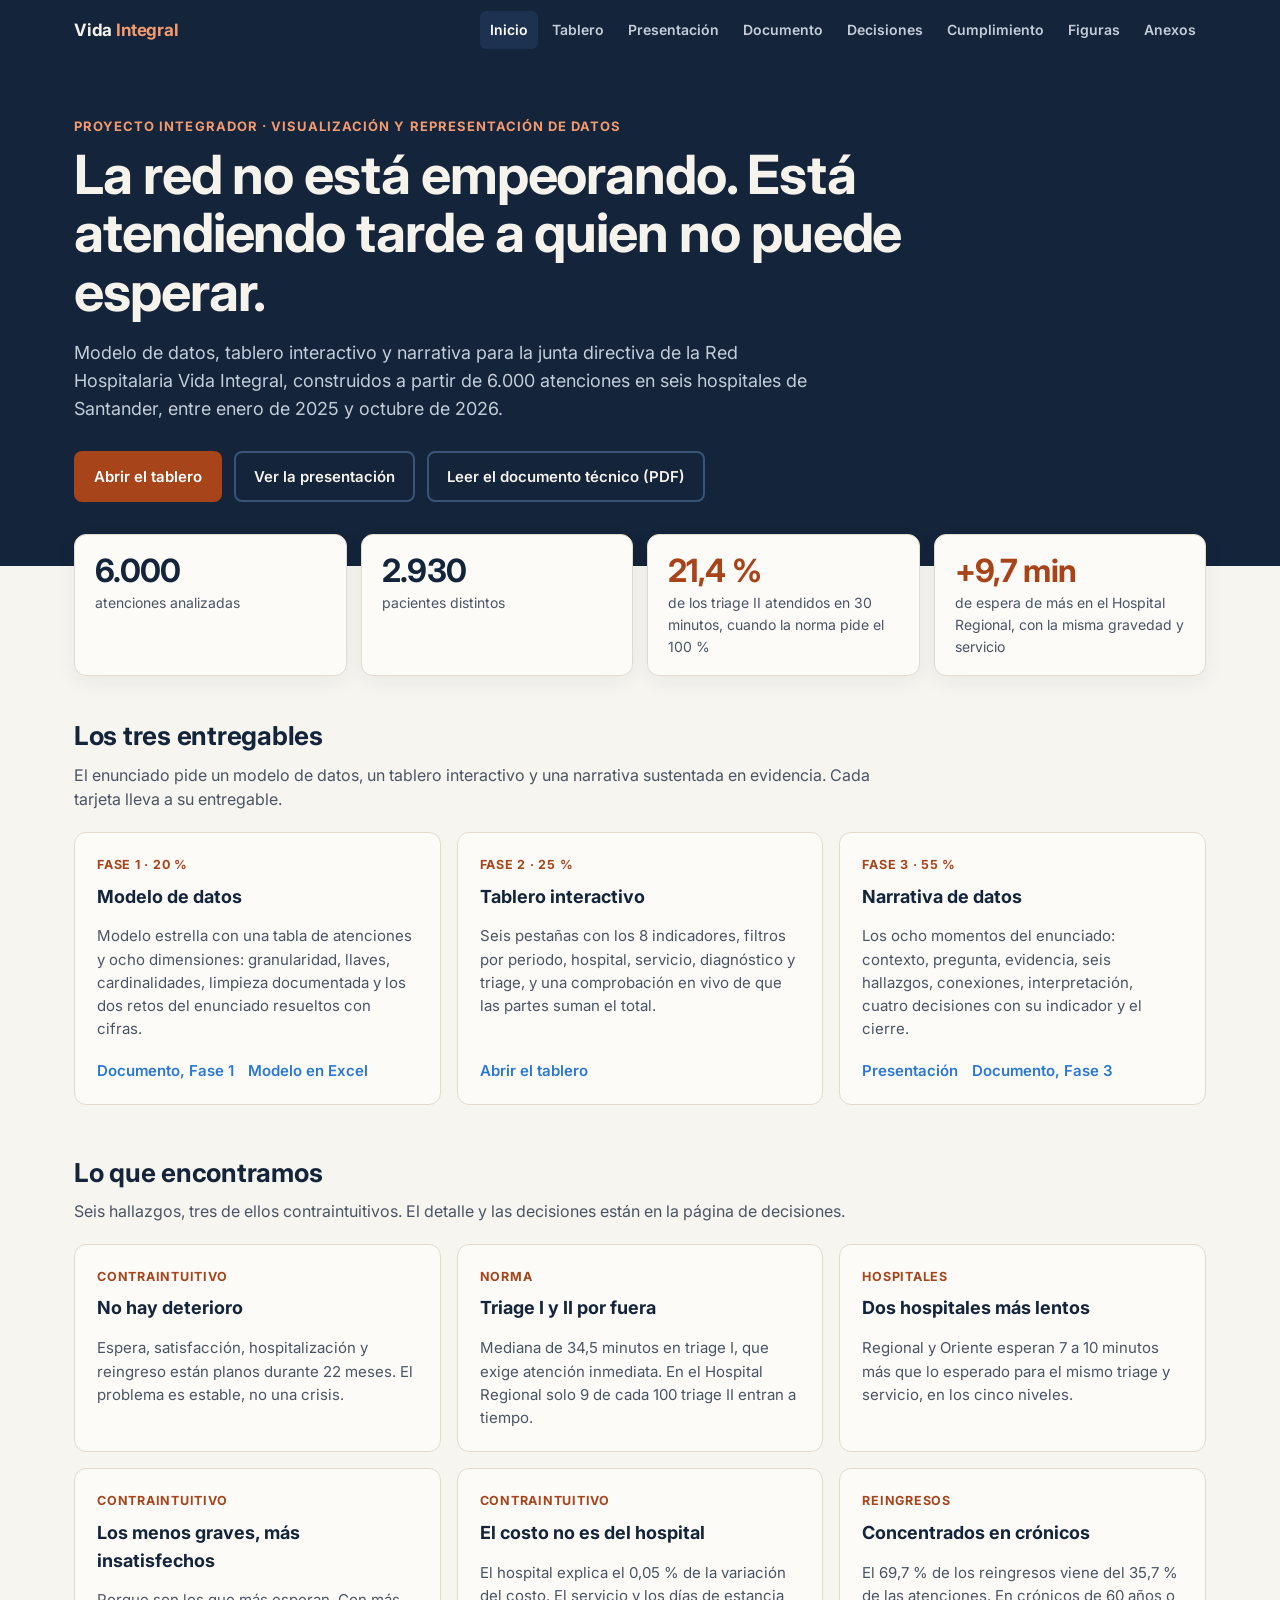
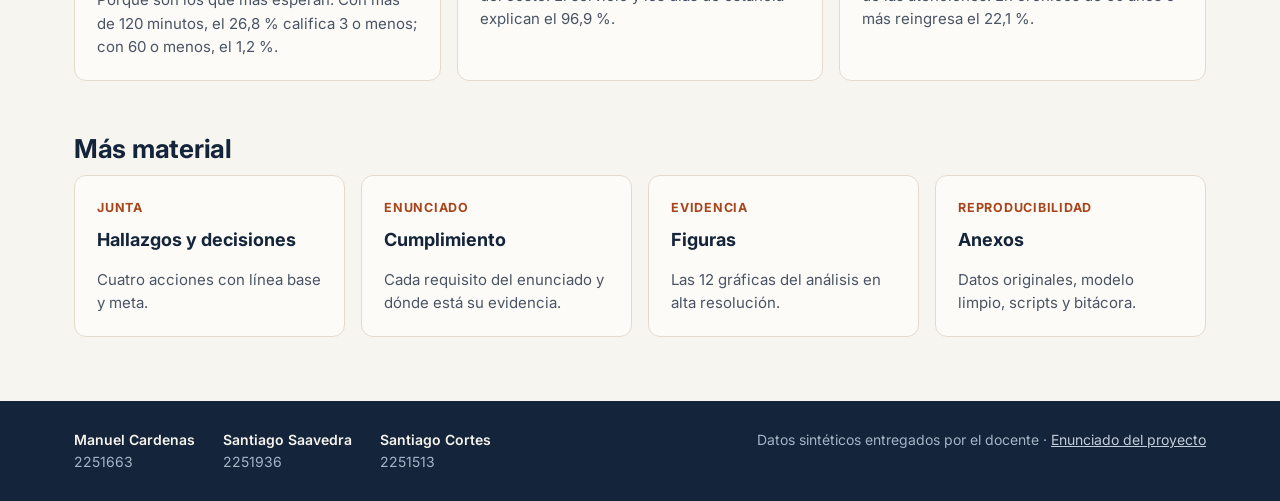
<file: index.html>
<!DOCTYPE html>
<html lang="es">
<head>
<meta charset="utf-8">
<meta name="viewport" content="width=device-width, initial-scale=1">
<title>Red Hospitalaria Vida Integral · Del dato a la decisión</title>
<meta name="description" content="Modelo de datos, tablero interactivo y narrativa para la junta directiva de la Red Hospitalaria Vida Integral.">
<link rel="preconnect" href="https://fonts.googleapis.com">
<link href="https://fonts.googleapis.com/css2?family=Inter:wght@400;500;600;700&display=swap" rel="stylesheet">
<link rel="stylesheet" href="estilos.css">
</head>
<body>
<nav class="nav"><div class="nav-in">
  <a class="brand" href="index.html">Vida <span>Integral</span></a>
  <div class="links">
    <a class="on" href="index.html">Inicio</a>
    <a href="tablero.html">Tablero</a>
    <a href="presentacion.html">Presentación</a>
    <a href="documento_tecnico.pdf">Documento</a>
    <a href="decisiones.html">Decisiones</a>
    <a href="cumplimiento.html">Cumplimiento</a>
    <a href="figuras.html">Figuras</a>
    <a href="anexos.html">Anexos</a>
  </div>
</div></nav>

<header class="hero"><div class="wrap">
  <p class="eyebrow">Proyecto integrador · Visualización y Representación de Datos</p>
  <h1>La red no está empeorando. Está atendiendo tarde a quien no puede esperar.</h1>
  <p class="lead">Modelo de datos, tablero interactivo y narrativa para la junta directiva de la Red Hospitalaria Vida Integral, construidos a partir de 6.000 atenciones en seis hospitales de Santander, entre enero de 2025 y octubre de 2026.</p>
  <div class="btns">
    <a class="btn primary" href="tablero.html">Abrir el tablero</a>
    <a class="btn ghost" href="presentacion.html">Ver la presentación</a>
    <a class="btn ghost" href="documento_tecnico.pdf">Leer el documento técnico (PDF)</a>
  </div>
</div></header>

<div class="wrap">
  <div class="kpis">
    <div class="kpi"><div class="n">6.000</div><div class="l">atenciones analizadas</div></div>
    <div class="kpi"><div class="n">2.930</div><div class="l">pacientes distintos</div></div>
    <div class="kpi"><div class="n hot">21,4 %</div><div class="l">de los triage II atendidos en 30 minutos, cuando la norma pide el 100 %</div></div>
    <div class="kpi"><div class="n hot">+9,7 min</div><div class="l">de espera de más en el Hospital Regional, con la misma gravedad y servicio</div></div>
  </div>

  <section class="block">
    <h2>Los tres entregables</h2>
    <p class="sub">El enunciado pide un modelo de datos, un tablero interactivo y una narrativa sustentada en evidencia. Cada tarjeta lleva a su entregable.</p>
    <div class="grid3">
      <div class="card">
        <span class="tag">Fase 1 · 20 %</span>
        <h3>Modelo de datos</h3>
        <p>Modelo estrella con una tabla de atenciones y ocho dimensiones: granularidad, llaves, cardinalidades, limpieza documentada y los dos retos del enunciado resueltos con cifras.</p>
        <div class="go"><a href="documento_tecnico.pdf">Documento, Fase 1</a><a href="datos/modelo_vida_integral.xlsx">Modelo en Excel</a></div>
      </div>
      <div class="card">
        <span class="tag">Fase 2 · 25 %</span>
        <h3>Tablero interactivo</h3>
        <p>Seis pestañas con los 8 indicadores, filtros por periodo, hospital, servicio, diagnóstico y triage, y una comprobación en vivo de que las partes suman el total.</p>
        <div class="go"><a href="tablero.html">Abrir el tablero</a></div>
      </div>
      <div class="card">
        <span class="tag">Fase 3 · 55 %</span>
        <h3>Narrativa de datos</h3>
        <p>Los ocho momentos del enunciado: contexto, pregunta, evidencia, seis hallazgos, conexiones, interpretación, cuatro decisiones con su indicador y el cierre.</p>
        <div class="go"><a href="presentacion.html">Presentación</a><a href="documento_tecnico.pdf">Documento, Fase 3</a></div>
      </div>
    </div>
  </section>

  <section class="block">
    <h2>Lo que encontramos</h2>
    <p class="sub">Seis hallazgos, tres de ellos contraintuitivos. El detalle y las decisiones están en la página de decisiones.</p>
    <div class="grid3">
      <div class="card"><span class="tag">Contraintuitivo</span><h3>No hay deterioro</h3><p>Espera, satisfacción, hospitalización y reingreso están planos durante 22 meses. El problema es estable, no una crisis.</p></div>
      <div class="card"><span class="tag">Norma</span><h3>Triage I y II por fuera</h3><p>Mediana de 34,5 minutos en triage I, que exige atención inmediata. En el Hospital Regional solo 9 de cada 100 triage II entran a tiempo.</p></div>
      <div class="card"><span class="tag">Hospitales</span><h3>Dos hospitales más lentos</h3><p>Regional y Oriente esperan 7 a 10 minutos más que lo esperado para el mismo triage y servicio, en los cinco niveles.</p></div>
      <div class="card"><span class="tag">Contraintuitivo</span><h3>Los menos graves, más insatisfechos</h3><p>Porque son los que más esperan. Con más de 120 minutos, el 26,8 % califica 3 o menos; con 60 o menos, el 1,2 %.</p></div>
      <div class="card"><span class="tag">Contraintuitivo</span><h3>El costo no es del hospital</h3><p>El hospital explica el 0,05 % de la variación del costo. El servicio y los días de estancia explican el 96,9 %.</p></div>
      <div class="card"><span class="tag">Reingresos</span><h3>Concentrados en crónicos</h3><p>El 69,7 % de los reingresos viene del 35,7 % de las atenciones. En crónicos de 60 años o más reingresa el 22,1 %.</p></div>
    </div>
  </section>

  <section class="block">
    <h2>Más material</h2>
    <div class="grid4">
      <a class="card" href="decisiones.html"><span class="tag">Junta</span><h3>Hallazgos y decisiones</h3><p>Cuatro acciones con línea base y meta.</p></a>
      <a class="card" href="cumplimiento.html"><span class="tag">Enunciado</span><h3>Cumplimiento</h3><p>Cada requisito del enunciado y dónde está su evidencia.</p></a>
      <a class="card" href="figuras.html"><span class="tag">Evidencia</span><h3>Figuras</h3><p>Las 12 gráficas del análisis en alta resolución.</p></a>
      <a class="card" href="anexos.html"><span class="tag">Reproducibilidad</span><h3>Anexos</h3><p>Datos originales, modelo limpio, scripts y bitácora.</p></a>
    </div>
  </section>
</div>

<footer class="foot"><div class="wrap">
  <div class="team">
    <div><b>Manuel Cardenas</b><br>2251663</div>
    <div><b>Santiago Saavedra</b><br>2251936</div>
    <div><b>Santiago Cortes</b><br>2251513</div>
  </div>
  <div>Datos sintéticos entregados por el docente · <a href="enunciado.pdf">Enunciado del proyecto</a></div>
</div></footer>
</body>
</html>
</file>
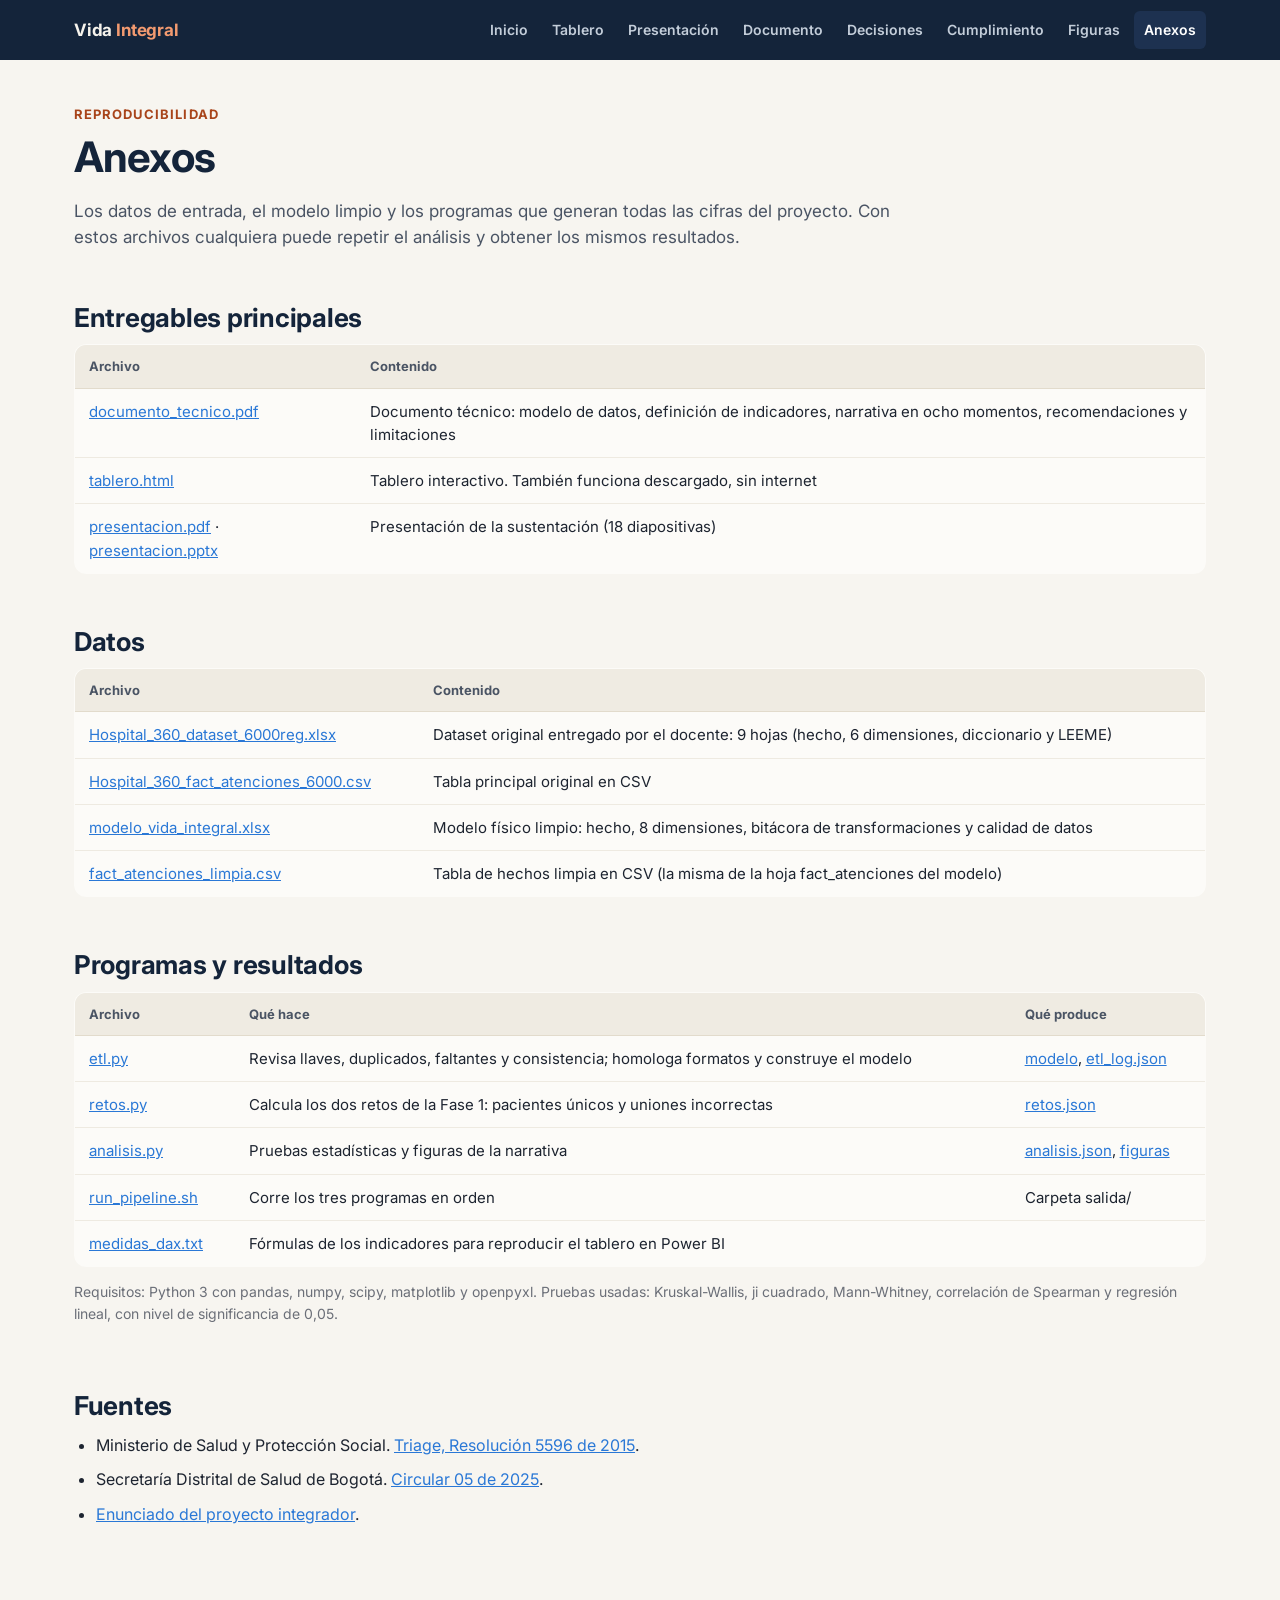
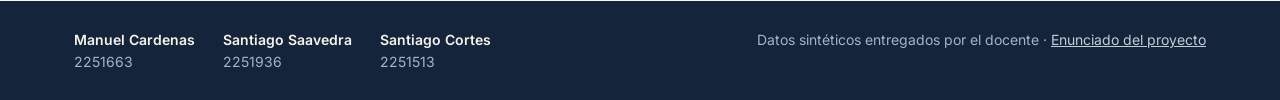
<file: anexos.html>
<!DOCTYPE html>
<html lang="es">
<head>
<meta charset="utf-8">
<meta name="viewport" content="width=device-width, initial-scale=1">
<title>Anexos · Red Hospitalaria Vida Integral</title>
<link rel="preconnect" href="https://fonts.googleapis.com">
<link href="https://fonts.googleapis.com/css2?family=Inter:wght@400;500;600;700&display=swap" rel="stylesheet">
<link rel="stylesheet" href="estilos.css">
</head>
<body>
<nav class="nav"><div class="nav-in">
  <a class="brand" href="index.html">Vida <span>Integral</span></a>
  <div class="links">
    <a href="index.html">Inicio</a>
    <a href="tablero.html">Tablero</a>
    <a href="presentacion.html">Presentación</a>
    <a href="documento_tecnico.pdf">Documento</a>
    <a href="decisiones.html">Decisiones</a>
    <a href="cumplimiento.html">Cumplimiento</a>
    <a href="figuras.html">Figuras</a>
    <a class="on" href="anexos.html">Anexos</a>
  </div>
</div></nav>

<div class="wrap">
  <div class="page-head">
    <p class="eyebrow">Reproducibilidad</p>
    <h1>Anexos</h1>
    <p class="lead">Los datos de entrada, el modelo limpio y los programas que generan todas las cifras del proyecto. Con estos archivos cualquiera puede repetir el análisis y obtener los mismos resultados.</p>
  </div>

  <section class="block">
    <h2>Entregables principales</h2>
    <div class="tablewrap"><table>
      <tr><th>Archivo</th><th>Contenido</th></tr>
      <tr><td><a href="documento_tecnico.pdf">documento_tecnico.pdf</a></td><td>Documento técnico: modelo de datos, definición de indicadores, narrativa en ocho momentos, recomendaciones y limitaciones</td></tr>
      <tr><td><a href="tablero.html">tablero.html</a></td><td>Tablero interactivo. También funciona descargado, sin internet</td></tr>
      <tr><td><a href="presentacion.pdf">presentacion.pdf</a> · <a href="presentacion.pptx">presentacion.pptx</a></td><td>Presentación de la sustentación (18 diapositivas)</td></tr>
    </table></div>
  </section>

  <section class="block">
    <h2>Datos</h2>
    <div class="tablewrap"><table>
      <tr><th>Archivo</th><th>Contenido</th></tr>
      <tr><td><a href="datos/Hospital_360_dataset_6000reg.xlsx">Hospital_360_dataset_6000reg.xlsx</a></td><td>Dataset original entregado por el docente: 9 hojas (hecho, 6 dimensiones, diccionario y LEEME)</td></tr>
      <tr><td><a href="datos/Hospital_360_fact_atenciones_6000.csv">Hospital_360_fact_atenciones_6000.csv</a></td><td>Tabla principal original en CSV</td></tr>
      <tr><td><a href="datos/modelo_vida_integral.xlsx">modelo_vida_integral.xlsx</a></td><td>Modelo físico limpio: hecho, 8 dimensiones, bitácora de transformaciones y calidad de datos</td></tr>
      <tr><td><a href="datos/fact_atenciones_limpia.csv">fact_atenciones_limpia.csv</a></td><td>Tabla de hechos limpia en CSV (la misma de la hoja fact_atenciones del modelo)</td></tr>
    </table></div>
  </section>

  <section class="block">
    <h2>Programas y resultados</h2>
    <div class="tablewrap"><table>
      <tr><th>Archivo</th><th>Qué hace</th><th>Qué produce</th></tr>
      <tr><td><a href="scripts/etl.py">etl.py</a></td><td>Revisa llaves, duplicados, faltantes y consistencia; homologa formatos y construye el modelo</td><td><a href="datos/modelo_vida_integral.xlsx">modelo</a>, <a href="datos/etl_log.json">etl_log.json</a></td></tr>
      <tr><td><a href="scripts/retos.py">retos.py</a></td><td>Calcula los dos retos de la Fase 1: pacientes únicos y uniones incorrectas</td><td><a href="datos/retos.json">retos.json</a></td></tr>
      <tr><td><a href="scripts/analisis.py">analisis.py</a></td><td>Pruebas estadísticas y figuras de la narrativa</td><td><a href="datos/analisis.json">analisis.json</a>, <a href="figuras.html">figuras</a></td></tr>
      <tr><td><a href="scripts/run_pipeline.sh">run_pipeline.sh</a></td><td>Corre los tres programas en orden</td><td>Carpeta salida/</td></tr>
      <tr><td><a href="scripts/medidas_dax.txt">medidas_dax.txt</a></td><td>Fórmulas de los indicadores para reproducir el tablero en Power BI</td><td></td></tr>
    </table></div>
    <p class="note" style="margin-top:14px">Requisitos: Python 3 con pandas, numpy, scipy, matplotlib y openpyxl. Pruebas usadas: Kruskal-Wallis, ji cuadrado, Mann-Whitney, correlación de Spearman y regresión lineal, con nivel de significancia de 0,05.</p>
  </section>

  <section class="block">
    <h2>Fuentes</h2>
    <ul class="plain">
      <li>Ministerio de Salud y Protección Social. <a href="https://minsalud.gov.co/salud/prestacion-servicios/Paginas/triage.aspx">Triage, Resolución 5596 de 2015</a>.</li>
      <li>Secretaría Distrital de Salud de Bogotá. <a href="https://normograma.com/keralty/compilacion/docs/C_SSALUDBOG_0005_2025.htm">Circular 05 de 2025</a>.</li>
      <li><a href="enunciado.pdf">Enunciado del proyecto integrador</a>.</li>
    </ul>
  </section>
</div>

<footer class="foot"><div class="wrap">
  <div class="team">
    <div><b>Manuel Cardenas</b><br>2251663</div>
    <div><b>Santiago Saavedra</b><br>2251936</div>
    <div><b>Santiago Cortes</b><br>2251513</div>
  </div>
  <div>Datos sintéticos entregados por el docente · <a href="enunciado.pdf">Enunciado del proyecto</a></div>
</div></footer>
</body>
</html>
</file>
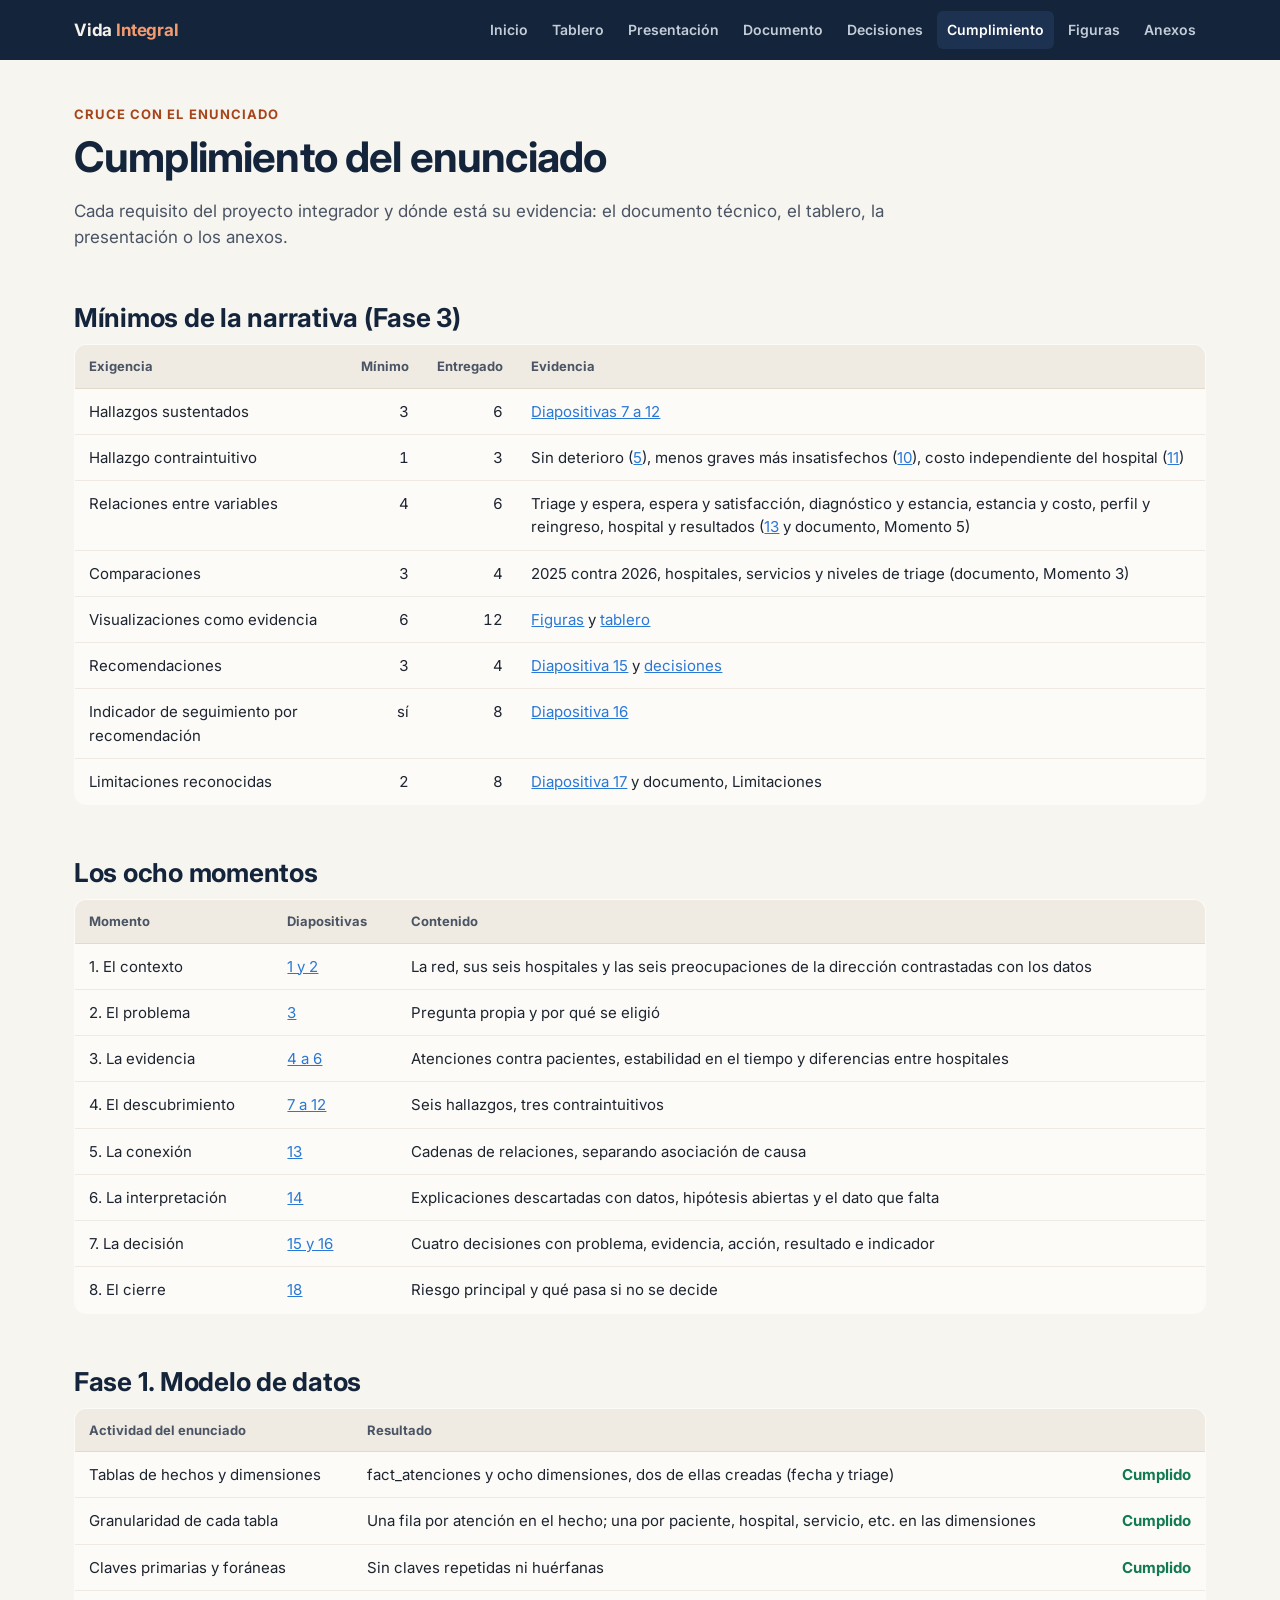
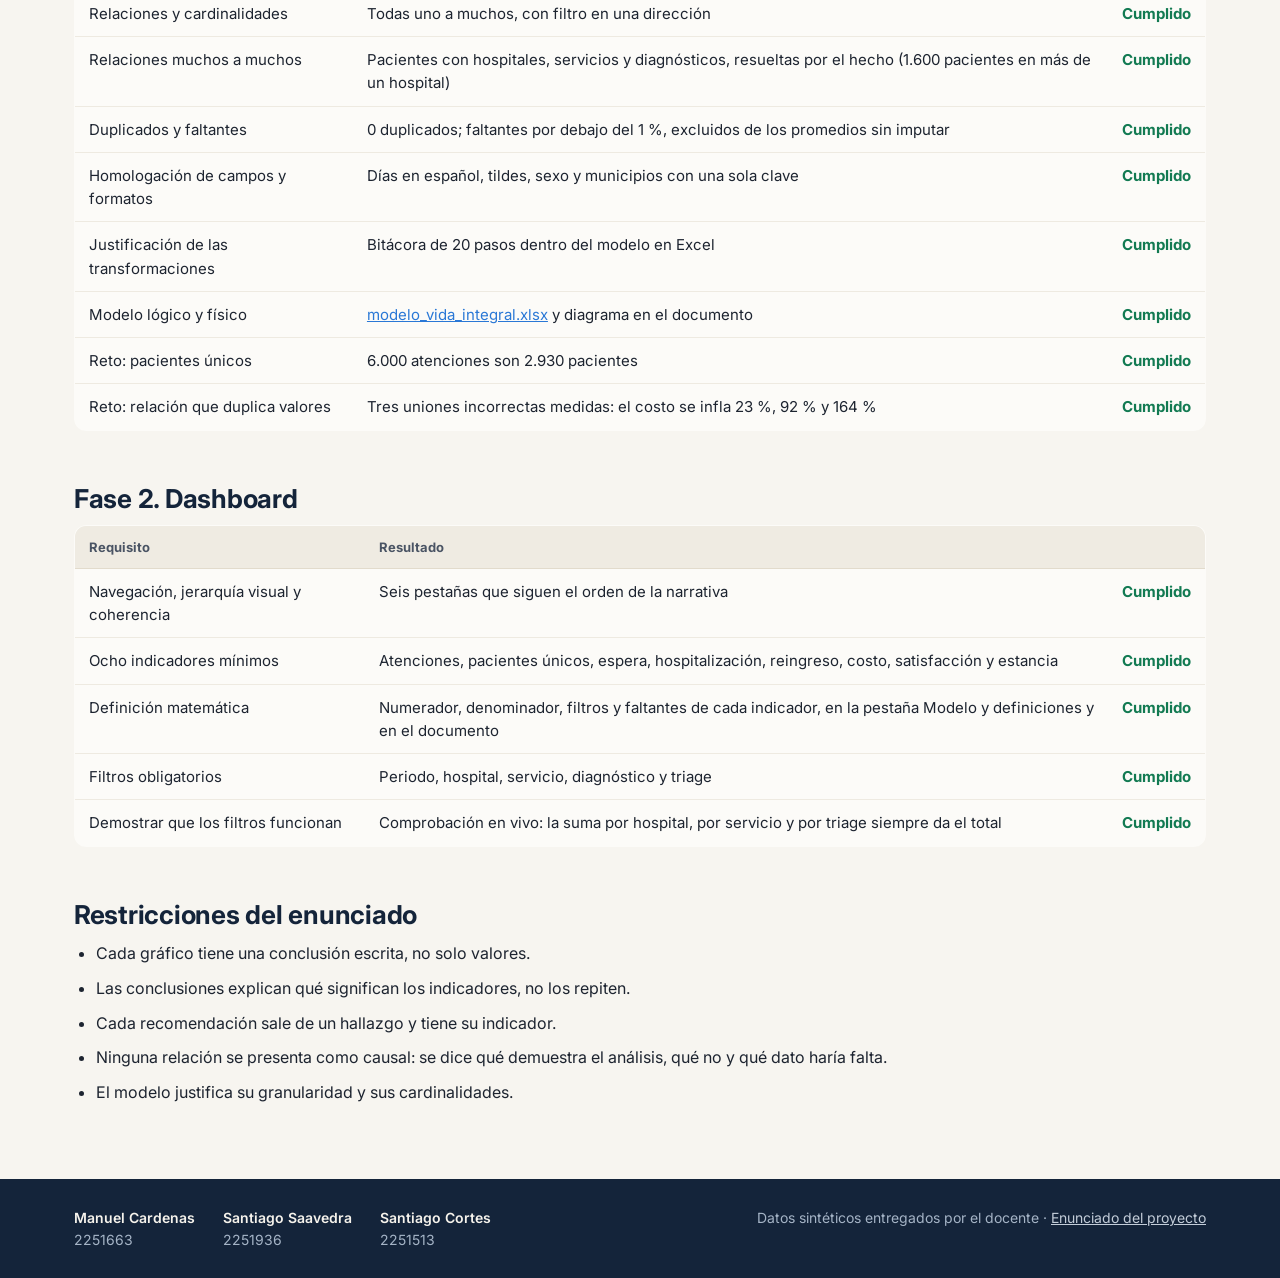
<file: cumplimiento.html>
<!DOCTYPE html>
<html lang="es">
<head>
<meta charset="utf-8">
<meta name="viewport" content="width=device-width, initial-scale=1">
<title>Cumplimiento del enunciado · Red Hospitalaria Vida Integral</title>
<link rel="preconnect" href="https://fonts.googleapis.com">
<link href="https://fonts.googleapis.com/css2?family=Inter:wght@400;500;600;700&display=swap" rel="stylesheet">
<link rel="stylesheet" href="estilos.css">
</head>
<body>
<nav class="nav"><div class="nav-in">
  <a class="brand" href="index.html">Vida <span>Integral</span></a>
  <div class="links">
    <a href="index.html">Inicio</a>
    <a href="tablero.html">Tablero</a>
    <a href="presentacion.html">Presentación</a>
    <a href="documento_tecnico.pdf">Documento</a>
    <a href="decisiones.html">Decisiones</a>
    <a class="on" href="cumplimiento.html">Cumplimiento</a>
    <a href="figuras.html">Figuras</a>
    <a href="anexos.html">Anexos</a>
  </div>
</div></nav>

<div class="wrap">
  <div class="page-head">
    <p class="eyebrow">Cruce con el enunciado</p>
    <h1>Cumplimiento del enunciado</h1>
    <p class="lead">Cada requisito del proyecto integrador y dónde está su evidencia: el documento técnico, el tablero, la presentación o los anexos.</p>
  </div>

  <section class="block">
    <h2>Mínimos de la narrativa (Fase 3)</h2>
    <div class="tablewrap"><table>
      <tr><th>Exigencia</th><th class="num">Mínimo</th><th class="num">Entregado</th><th>Evidencia</th></tr>
      <tr><td>Hallazgos sustentados</td><td class="num">3</td><td class="num">6</td><td><a href="presentacion.html#7">Diapositivas 7 a 12</a></td></tr>
      <tr><td>Hallazgo contraintuitivo</td><td class="num">1</td><td class="num">3</td><td>Sin deterioro (<a href="presentacion.html#5">5</a>), menos graves más insatisfechos (<a href="presentacion.html#10">10</a>), costo independiente del hospital (<a href="presentacion.html#11">11</a>)</td></tr>
      <tr><td>Relaciones entre variables</td><td class="num">4</td><td class="num">6</td><td>Triage y espera, espera y satisfacción, diagnóstico y estancia, estancia y costo, perfil y reingreso, hospital y resultados (<a href="presentacion.html#13">13</a> y documento, Momento 5)</td></tr>
      <tr><td>Comparaciones</td><td class="num">3</td><td class="num">4</td><td>2025 contra 2026, hospitales, servicios y niveles de triage (documento, Momento 3)</td></tr>
      <tr><td>Visualizaciones como evidencia</td><td class="num">6</td><td class="num">12</td><td><a href="figuras.html">Figuras</a> y <a href="tablero.html">tablero</a></td></tr>
      <tr><td>Recomendaciones</td><td class="num">3</td><td class="num">4</td><td><a href="presentacion.html#15">Diapositiva 15</a> y <a href="decisiones.html">decisiones</a></td></tr>
      <tr><td>Indicador de seguimiento por recomendación</td><td class="num">sí</td><td class="num">8</td><td><a href="presentacion.html#16">Diapositiva 16</a></td></tr>
      <tr><td>Limitaciones reconocidas</td><td class="num">2</td><td class="num">8</td><td><a href="presentacion.html#17">Diapositiva 17</a> y documento, Limitaciones</td></tr>
    </table></div>
  </section>

  <section class="block">
    <h2>Los ocho momentos</h2>
    <div class="tablewrap"><table>
      <tr><th>Momento</th><th>Diapositivas</th><th>Contenido</th></tr>
      <tr><td>1. El contexto</td><td><a href="presentacion.html#1">1 y 2</a></td><td>La red, sus seis hospitales y las seis preocupaciones de la dirección contrastadas con los datos</td></tr>
      <tr><td>2. El problema</td><td><a href="presentacion.html#3">3</a></td><td>Pregunta propia y por qué se eligió</td></tr>
      <tr><td>3. La evidencia</td><td><a href="presentacion.html#4">4 a 6</a></td><td>Atenciones contra pacientes, estabilidad en el tiempo y diferencias entre hospitales</td></tr>
      <tr><td>4. El descubrimiento</td><td><a href="presentacion.html#7">7 a 12</a></td><td>Seis hallazgos, tres contraintuitivos</td></tr>
      <tr><td>5. La conexión</td><td><a href="presentacion.html#13">13</a></td><td>Cadenas de relaciones, separando asociación de causa</td></tr>
      <tr><td>6. La interpretación</td><td><a href="presentacion.html#14">14</a></td><td>Explicaciones descartadas con datos, hipótesis abiertas y el dato que falta</td></tr>
      <tr><td>7. La decisión</td><td><a href="presentacion.html#15">15 y 16</a></td><td>Cuatro decisiones con problema, evidencia, acción, resultado e indicador</td></tr>
      <tr><td>8. El cierre</td><td><a href="presentacion.html#18">18</a></td><td>Riesgo principal y qué pasa si no se decide</td></tr>
    </table></div>
  </section>

  <section class="block">
    <h2>Fase 1. Modelo de datos</h2>
    <div class="tablewrap"><table>
      <tr><th>Actividad del enunciado</th><th>Resultado</th><th></th></tr>
      <tr><td>Tablas de hechos y dimensiones</td><td>fact_atenciones y ocho dimensiones, dos de ellas creadas (fecha y triage)</td><td class="ok">Cumplido</td></tr>
      <tr><td>Granularidad de cada tabla</td><td>Una fila por atención en el hecho; una por paciente, hospital, servicio, etc. en las dimensiones</td><td class="ok">Cumplido</td></tr>
      <tr><td>Claves primarias y foráneas</td><td>Sin claves repetidas ni huérfanas</td><td class="ok">Cumplido</td></tr>
      <tr><td>Relaciones y cardinalidades</td><td>Todas uno a muchos, con filtro en una dirección</td><td class="ok">Cumplido</td></tr>
      <tr><td>Relaciones muchos a muchos</td><td>Pacientes con hospitales, servicios y diagnósticos, resueltas por el hecho (1.600 pacientes en más de un hospital)</td><td class="ok">Cumplido</td></tr>
      <tr><td>Duplicados y faltantes</td><td>0 duplicados; faltantes por debajo del 1 %, excluidos de los promedios sin imputar</td><td class="ok">Cumplido</td></tr>
      <tr><td>Homologación de campos y formatos</td><td>Días en español, tildes, sexo y municipios con una sola clave</td><td class="ok">Cumplido</td></tr>
      <tr><td>Justificación de las transformaciones</td><td>Bitácora de 20 pasos dentro del modelo en Excel</td><td class="ok">Cumplido</td></tr>
      <tr><td>Modelo lógico y físico</td><td><a href="datos/modelo_vida_integral.xlsx">modelo_vida_integral.xlsx</a> y diagrama en el documento</td><td class="ok">Cumplido</td></tr>
      <tr><td>Reto: pacientes únicos</td><td>6.000 atenciones son 2.930 pacientes</td><td class="ok">Cumplido</td></tr>
      <tr><td>Reto: relación que duplica valores</td><td>Tres uniones incorrectas medidas: el costo se infla 23 %, 92 % y 164 %</td><td class="ok">Cumplido</td></tr>
    </table></div>
  </section>

  <section class="block">
    <h2>Fase 2. Dashboard</h2>
    <div class="tablewrap"><table>
      <tr><th>Requisito</th><th>Resultado</th><th></th></tr>
      <tr><td>Navegación, jerarquía visual y coherencia</td><td>Seis pestañas que siguen el orden de la narrativa</td><td class="ok">Cumplido</td></tr>
      <tr><td>Ocho indicadores mínimos</td><td>Atenciones, pacientes únicos, espera, hospitalización, reingreso, costo, satisfacción y estancia</td><td class="ok">Cumplido</td></tr>
      <tr><td>Definición matemática</td><td>Numerador, denominador, filtros y faltantes de cada indicador, en la pestaña Modelo y definiciones y en el documento</td><td class="ok">Cumplido</td></tr>
      <tr><td>Filtros obligatorios</td><td>Periodo, hospital, servicio, diagnóstico y triage</td><td class="ok">Cumplido</td></tr>
      <tr><td>Demostrar que los filtros funcionan</td><td>Comprobación en vivo: la suma por hospital, por servicio y por triage siempre da el total</td><td class="ok">Cumplido</td></tr>
    </table></div>
  </section>

  <section class="block">
    <h2>Restricciones del enunciado</h2>
    <ul class="plain">
      <li>Cada gráfico tiene una conclusión escrita, no solo valores.</li>
      <li>Las conclusiones explican qué significan los indicadores, no los repiten.</li>
      <li>Cada recomendación sale de un hallazgo y tiene su indicador.</li>
      <li>Ninguna relación se presenta como causal: se dice qué demuestra el análisis, qué no y qué dato haría falta.</li>
      <li>El modelo justifica su granularidad y sus cardinalidades.</li>
    </ul>
  </section>
</div>

<footer class="foot"><div class="wrap">
  <div class="team">
    <div><b>Manuel Cardenas</b><br>2251663</div>
    <div><b>Santiago Saavedra</b><br>2251936</div>
    <div><b>Santiago Cortes</b><br>2251513</div>
  </div>
  <div>Datos sintéticos entregados por el docente · <a href="enunciado.pdf">Enunciado del proyecto</a></div>
</div></footer>
</body>
</html>
</file>
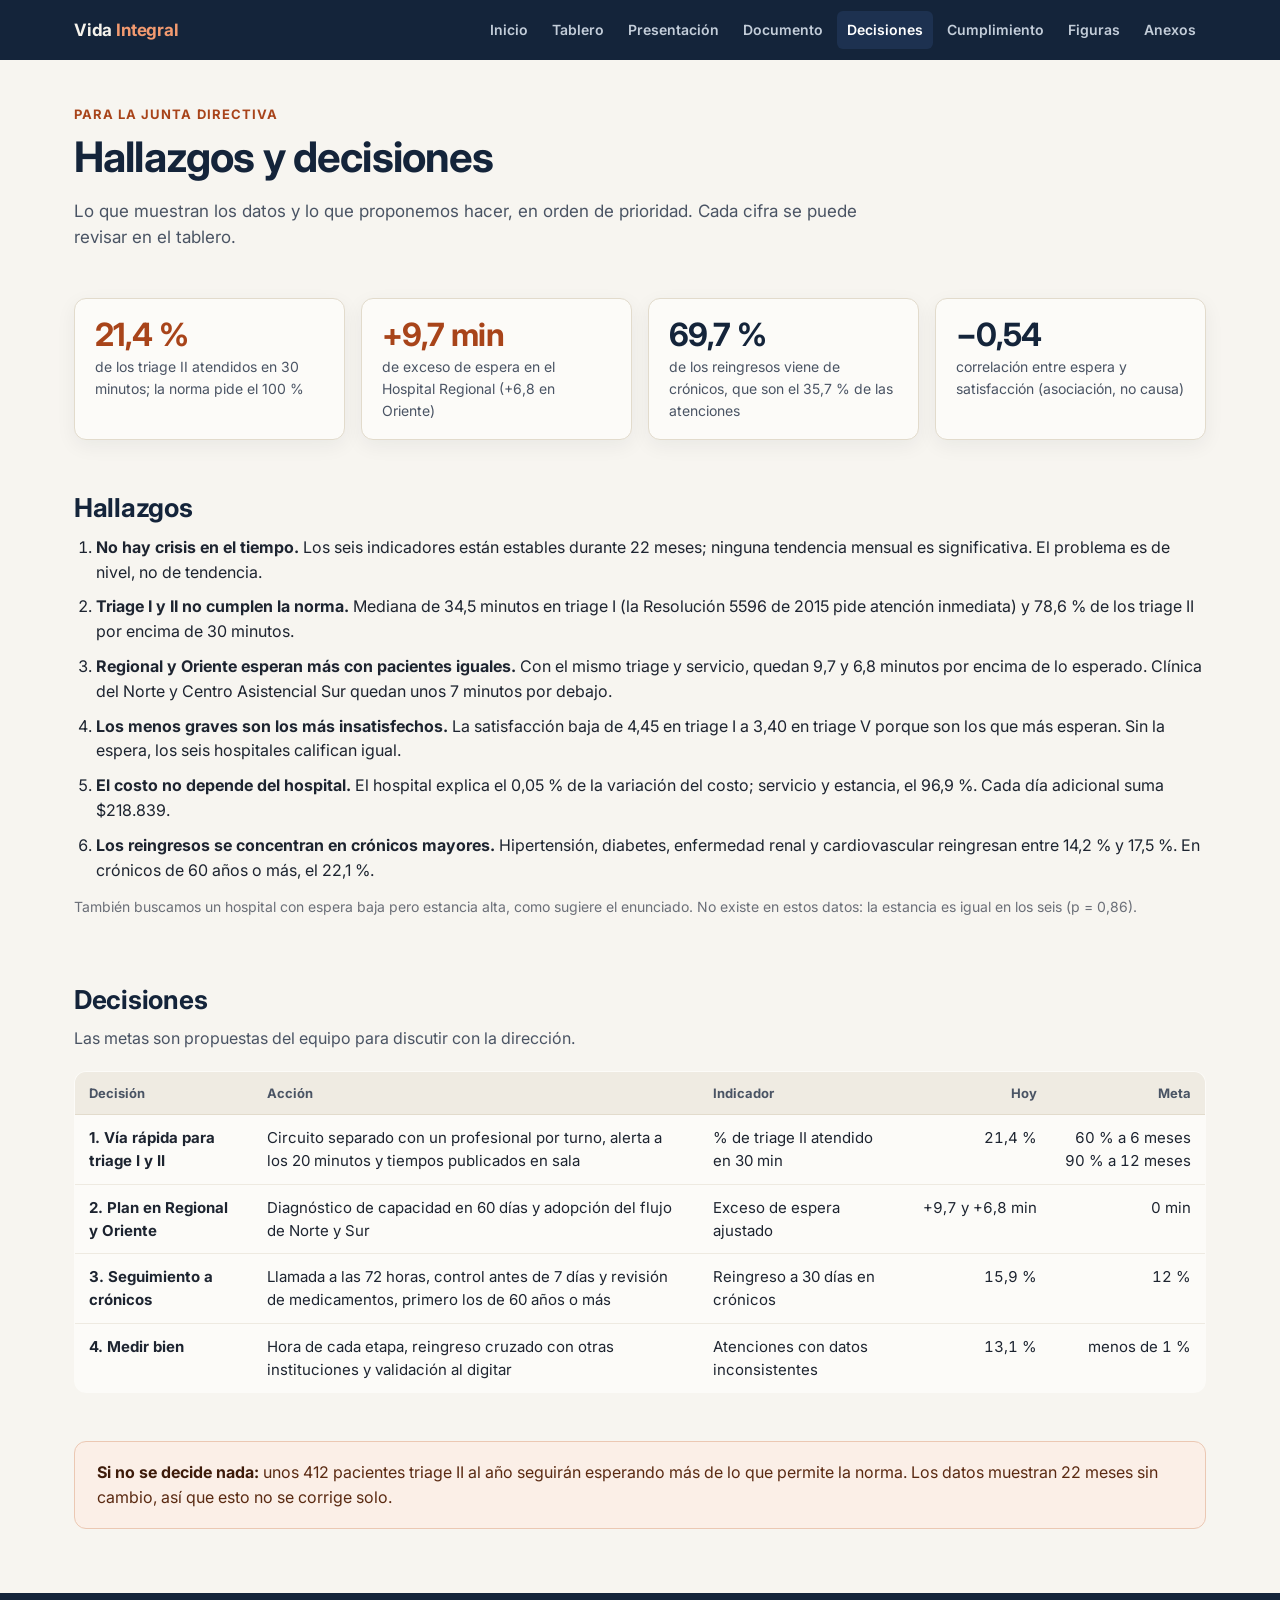
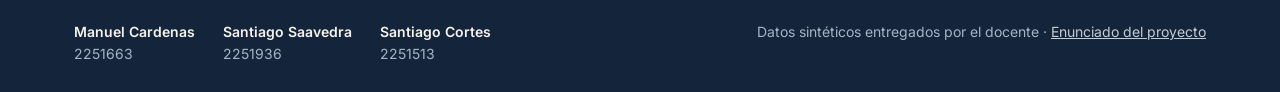
<file: decisiones.html>
<!DOCTYPE html>
<html lang="es">
<head>
<meta charset="utf-8">
<meta name="viewport" content="width=device-width, initial-scale=1">
<title>Hallazgos y decisiones · Red Hospitalaria Vida Integral</title>
<link rel="preconnect" href="https://fonts.googleapis.com">
<link href="https://fonts.googleapis.com/css2?family=Inter:wght@400;500;600;700&display=swap" rel="stylesheet">
<link rel="stylesheet" href="estilos.css">
</head>
<body>
<nav class="nav"><div class="nav-in">
  <a class="brand" href="index.html">Vida <span>Integral</span></a>
  <div class="links">
    <a href="index.html">Inicio</a>
    <a href="tablero.html">Tablero</a>
    <a href="presentacion.html">Presentación</a>
    <a href="documento_tecnico.pdf">Documento</a>
    <a class="on" href="decisiones.html">Decisiones</a>
    <a href="cumplimiento.html">Cumplimiento</a>
    <a href="figuras.html">Figuras</a>
    <a href="anexos.html">Anexos</a>
  </div>
</div></nav>

<div class="wrap">
  <div class="page-head">
    <p class="eyebrow">Para la junta directiva</p>
    <h1>Hallazgos y decisiones</h1>
    <p class="lead">Lo que muestran los datos y lo que proponemos hacer, en orden de prioridad. Cada cifra se puede revisar en el tablero.</p>
  </div>

  <section class="block">
    <div class="grid4">
      <div class="kpi"><div class="n hot">21,4 %</div><div class="l">de los triage II atendidos en 30 minutos; la norma pide el 100 %</div></div>
      <div class="kpi"><div class="n hot">+9,7 min</div><div class="l">de exceso de espera en el Hospital Regional (+6,8 en Oriente)</div></div>
      <div class="kpi"><div class="n">69,7 %</div><div class="l">de los reingresos viene de crónicos, que son el 35,7 % de las atenciones</div></div>
      <div class="kpi"><div class="n">−0,54</div><div class="l">correlación entre espera y satisfacción (asociación, no causa)</div></div>
    </div>
  </section>

  <section class="block">
    <h2>Hallazgos</h2>
    <ol class="find">
      <li><b>No hay crisis en el tiempo.</b> Los seis indicadores están estables durante 22 meses; ninguna tendencia mensual es significativa. El problema es de nivel, no de tendencia.</li>
      <li><b>Triage I y II no cumplen la norma.</b> Mediana de 34,5 minutos en triage I (la Resolución 5596 de 2015 pide atención inmediata) y 78,6 % de los triage II por encima de 30 minutos.</li>
      <li><b>Regional y Oriente esperan más con pacientes iguales.</b> Con el mismo triage y servicio, quedan 9,7 y 6,8 minutos por encima de lo esperado. Clínica del Norte y Centro Asistencial Sur quedan unos 7 minutos por debajo.</li>
      <li><b>Los menos graves son los más insatisfechos.</b> La satisfacción baja de 4,45 en triage I a 3,40 en triage V porque son los que más esperan. Sin la espera, los seis hospitales califican igual.</li>
      <li><b>El costo no depende del hospital.</b> El hospital explica el 0,05 % de la variación del costo; servicio y estancia, el 96,9 %. Cada día adicional suma $218.839.</li>
      <li><b>Los reingresos se concentran en crónicos mayores.</b> Hipertensión, diabetes, enfermedad renal y cardiovascular reingresan entre 14,2 % y 17,5 %. En crónicos de 60 años o más, el 22,1 %.</li>
    </ol>
    <p class="note">También buscamos un hospital con espera baja pero estancia alta, como sugiere el enunciado. No existe en estos datos: la estancia es igual en los seis (p = 0,86).</p>
  </section>

  <section class="block">
    <h2>Decisiones</h2>
    <p class="sub">Las metas son propuestas del equipo para discutir con la dirección.</p>
    <div class="tablewrap"><table>
      <tr><th>Decisión</th><th>Acción</th><th>Indicador</th><th class="num">Hoy</th><th class="num">Meta</th></tr>
      <tr><td><b>1. Vía rápida para triage I y II</b></td><td>Circuito separado con un profesional por turno, alerta a los 20 minutos y tiempos publicados en sala</td><td>% de triage II atendido en 30 min</td><td class="num">21,4 %</td><td class="num">60 % a 6 meses<br>90 % a 12 meses</td></tr>
      <tr><td><b>2. Plan en Regional y Oriente</b></td><td>Diagnóstico de capacidad en 60 días y adopción del flujo de Norte y Sur</td><td>Exceso de espera ajustado</td><td class="num">+9,7 y +6,8 min</td><td class="num">0 min</td></tr>
      <tr><td><b>3. Seguimiento a crónicos</b></td><td>Llamada a las 72 horas, control antes de 7 días y revisión de medicamentos, primero los de 60 años o más</td><td>Reingreso a 30 días en crónicos</td><td class="num">15,9 %</td><td class="num">12 %</td></tr>
      <tr><td><b>4. Medir bien</b></td><td>Hora de cada etapa, reingreso cruzado con otras instituciones y validación al digitar</td><td>Atenciones con datos inconsistentes</td><td class="num">13,1 %</td><td class="num">menos de 1 %</td></tr>
    </table></div>
  </section>

  <section class="block">
    <div class="callout"><b>Si no se decide nada:</b> unos 412 pacientes triage II al año seguirán esperando más de lo que permite la norma. Los datos muestran 22 meses sin cambio, así que esto no se corrige solo.</div>
  </section>
</div>

<footer class="foot"><div class="wrap">
  <div class="team">
    <div><b>Manuel Cardenas</b><br>2251663</div>
    <div><b>Santiago Saavedra</b><br>2251936</div>
    <div><b>Santiago Cortes</b><br>2251513</div>
  </div>
  <div>Datos sintéticos entregados por el docente · <a href="enunciado.pdf">Enunciado del proyecto</a></div>
</div></footer>
</body>
</html>
</file>
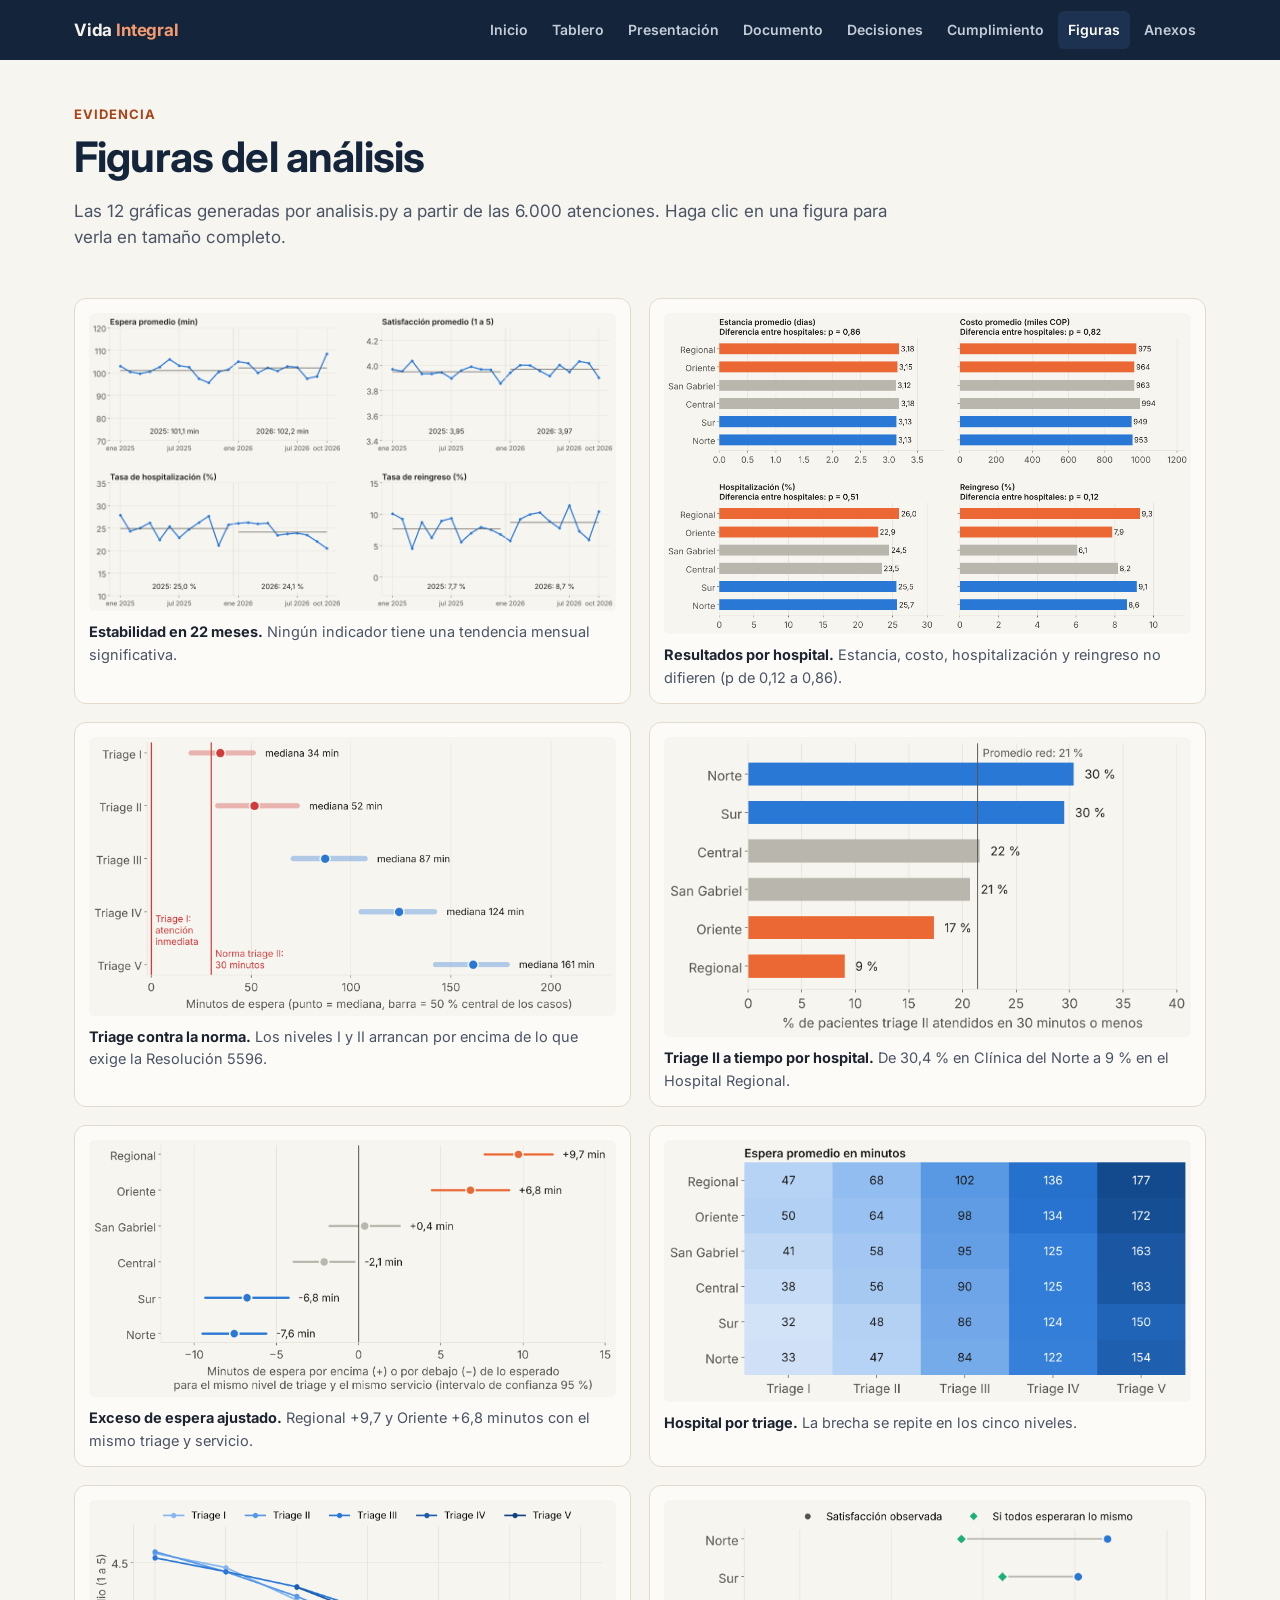
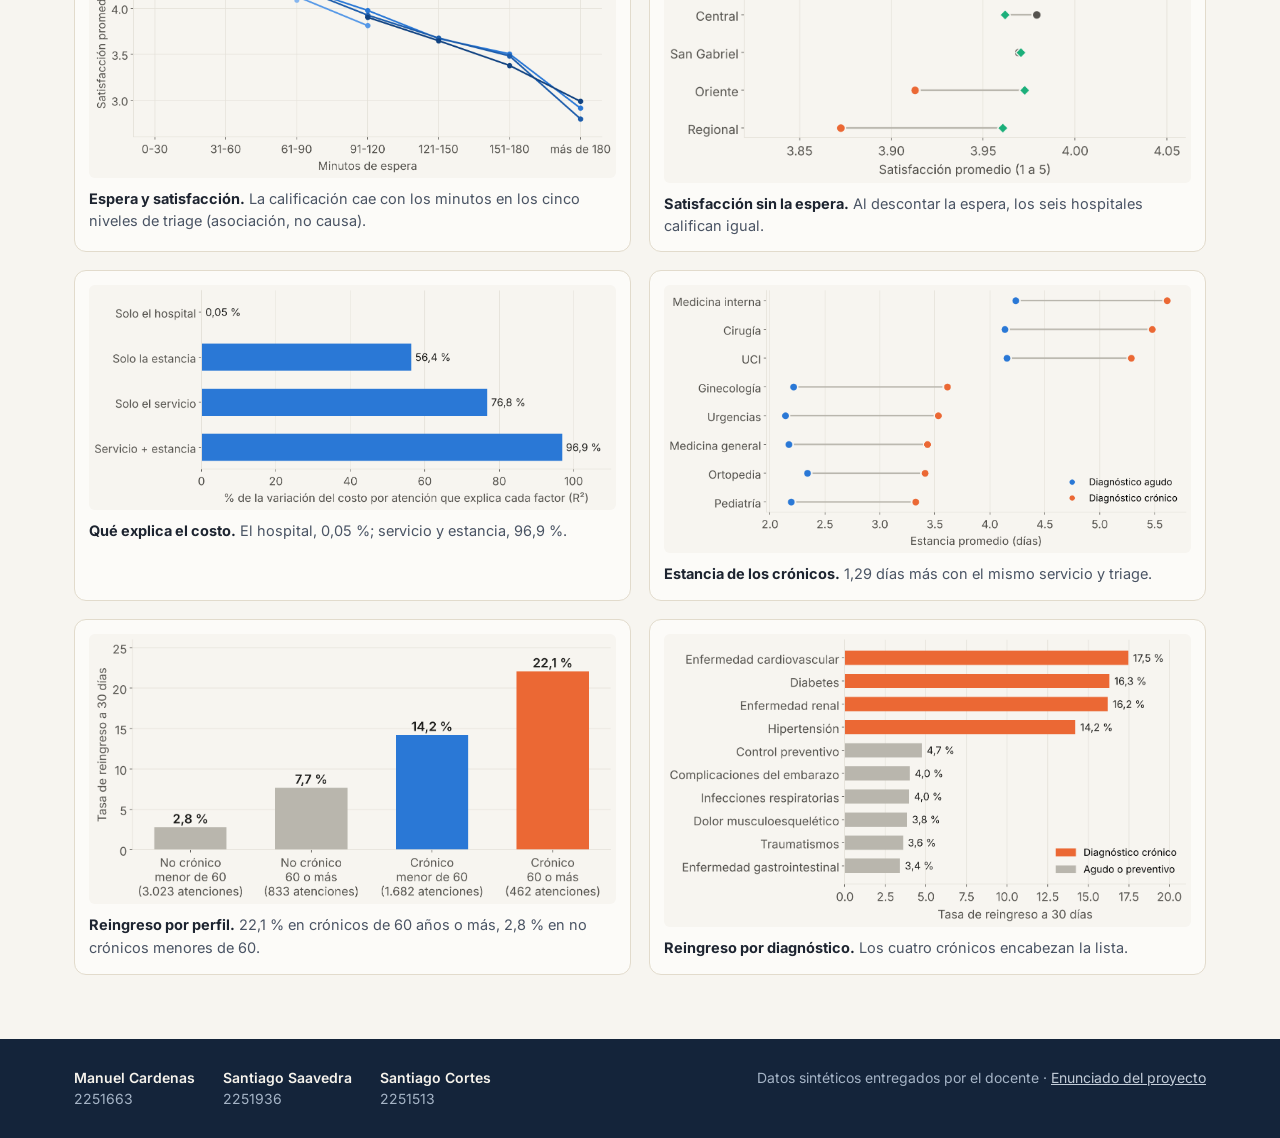
<file: figuras.html>
<!DOCTYPE html>
<html lang="es">
<head>
<meta charset="utf-8">
<meta name="viewport" content="width=device-width, initial-scale=1">
<title>Figuras · Red Hospitalaria Vida Integral</title>
<link rel="preconnect" href="https://fonts.googleapis.com">
<link href="https://fonts.googleapis.com/css2?family=Inter:wght@400;500;600;700&display=swap" rel="stylesheet">
<link rel="stylesheet" href="estilos.css">
</head>
<body>
<nav class="nav"><div class="nav-in">
  <a class="brand" href="index.html">Vida <span>Integral</span></a>
  <div class="links">
    <a href="index.html">Inicio</a>
    <a href="tablero.html">Tablero</a>
    <a href="presentacion.html">Presentación</a>
    <a href="documento_tecnico.pdf">Documento</a>
    <a href="decisiones.html">Decisiones</a>
    <a href="cumplimiento.html">Cumplimiento</a>
    <a class="on" href="figuras.html">Figuras</a>
    <a href="anexos.html">Anexos</a>
  </div>
</div></nav>

<div class="wrap">
  <div class="page-head">
    <p class="eyebrow">Evidencia</p>
    <h1>Figuras del análisis</h1>
    <p class="lead">Las 12 gráficas generadas por analisis.py a partir de las 6.000 atenciones. Haga clic en una figura para verla en tamaño completo.</p>
  </div>

  <section class="block">
    <div class="figs">
      <figure class="fig"><a href="fig/f1_tendencia.png"><img loading="lazy" src="fig/f1_tendencia.png" alt="Espera, satisfacción, hospitalización y reingreso mensuales durante 22 meses"></a><figcaption><b>Estabilidad en 22 meses.</b> Ningún indicador tiene una tendencia mensual significativa.</figcaption></figure>
      <figure class="fig"><a href="fig/f7_hospitales_resultados.png"><img loading="lazy" src="fig/f7_hospitales_resultados.png" alt="Estancia, costo, hospitalización y reingreso por hospital"></a><figcaption><b>Resultados por hospital.</b> Estancia, costo, hospitalización y reingreso no difieren (p de 0,12 a 0,86).</figcaption></figure>
      <figure class="fig"><a href="fig/f2_triage_norma.png"><img loading="lazy" src="fig/f2_triage_norma.png" alt="Espera por nivel de triage contra la norma"></a><figcaption><b>Triage contra la norma.</b> Los niveles I y II arrancan por encima de lo que exige la Resolución 5596.</figcaption></figure>
      <figure class="fig"><a href="fig/f3b_t2_meta_hospital.png"><img loading="lazy" src="fig/f3b_t2_meta_hospital.png" alt="Porcentaje de triage II atendido en 30 minutos por hospital"></a><figcaption><b>Triage II a tiempo por hospital.</b> De 30,4 % en Clínica del Norte a 9 % en el Hospital Regional.</figcaption></figure>
      <figure class="fig"><a href="fig/f3_exceso_espera.png"><img loading="lazy" src="fig/f3_exceso_espera.png" alt="Exceso de espera ajustado por triage y servicio"></a><figcaption><b>Exceso de espera ajustado.</b> Regional +9,7 y Oriente +6,8 minutos con el mismo triage y servicio.</figcaption></figure>
      <figure class="fig"><a href="fig/f3c_heatmap.png"><img loading="lazy" src="fig/f3c_heatmap.png" alt="Espera promedio por hospital y nivel de triage"></a><figcaption><b>Hospital por triage.</b> La brecha se repite en los cinco niveles.</figcaption></figure>
      <figure class="fig"><a href="fig/f4_espera_satisfaccion.png"><img loading="lazy" src="fig/f4_espera_satisfaccion.png" alt="Satisfacción por rango de espera y nivel de triage"></a><figcaption><b>Espera y satisfacción.</b> La calificación cae con los minutos en los cinco niveles de triage (asociación, no causa).</figcaption></figure>
      <figure class="fig"><a href="fig/f5_sat_hospital_ajustada.png"><img loading="lazy" src="fig/f5_sat_hospital_ajustada.png" alt="Satisfacción observada y ajustada por espera por hospital"></a><figcaption><b>Satisfacción sin la espera.</b> Al descontar la espera, los seis hospitales califican igual.</figcaption></figure>
      <figure class="fig"><a href="fig/f6_costo_r2.png"><img loading="lazy" src="fig/f6_costo_r2.png" alt="Porcentaje de la variación del costo explicada por cada factor"></a><figcaption><b>Qué explica el costo.</b> El hospital, 0,05 %; servicio y estancia, 96,9 %.</figcaption></figure>
      <figure class="fig"><a href="fig/f10_estancia_cronico.png"><img loading="lazy" src="fig/f10_estancia_cronico.png" alt="Estancia de diagnósticos agudos y crónicos por servicio"></a><figcaption><b>Estancia de los crónicos.</b> 1,29 días más con el mismo servicio y triage.</figcaption></figure>
      <figure class="fig"><a href="fig/f8_reingreso_cronico_edad.png"><img loading="lazy" src="fig/f8_reingreso_cronico_edad.png" alt="Tasa de reingreso según tipo de diagnóstico y edad"></a><figcaption><b>Reingreso por perfil.</b> 22,1 % en crónicos de 60 años o más, 2,8 % en no crónicos menores de 60.</figcaption></figure>
      <figure class="fig"><a href="fig/f9_reingreso_diagnostico.png"><img loading="lazy" src="fig/f9_reingreso_diagnostico.png" alt="Tasa de reingreso por diagnóstico"></a><figcaption><b>Reingreso por diagnóstico.</b> Los cuatro crónicos encabezan la lista.</figcaption></figure>
    </div>
  </section>
</div>

<footer class="foot"><div class="wrap">
  <div class="team">
    <div><b>Manuel Cardenas</b><br>2251663</div>
    <div><b>Santiago Saavedra</b><br>2251936</div>
    <div><b>Santiago Cortes</b><br>2251513</div>
  </div>
  <div>Datos sintéticos entregados por el docente · <a href="enunciado.pdf">Enunciado del proyecto</a></div>
</div></footer>
</body>
</html>
</file>
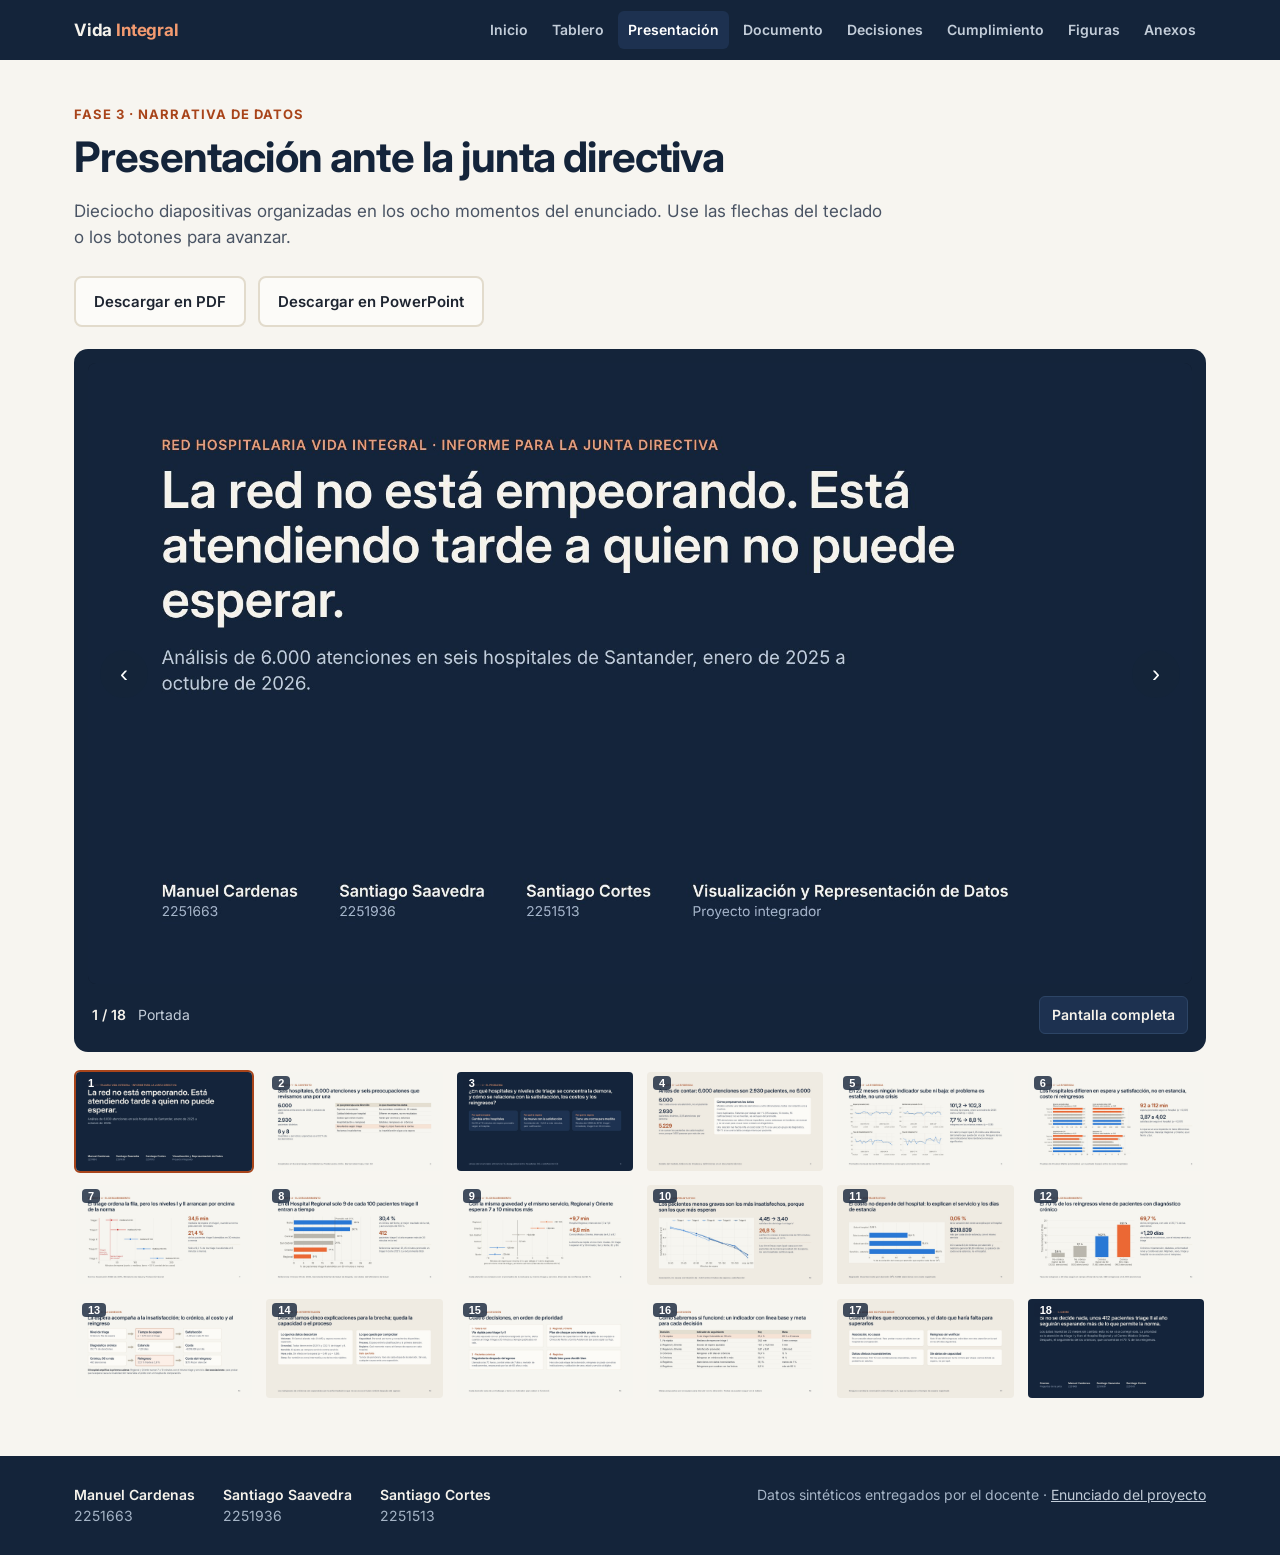
<file: presentacion.html>
<!DOCTYPE html>
<html lang="es">
<head>
<meta charset="utf-8">
<meta name="viewport" content="width=device-width, initial-scale=1">
<title>Presentación · Red Hospitalaria Vida Integral</title>
<link rel="preconnect" href="https://fonts.googleapis.com">
<link href="https://fonts.googleapis.com/css2?family=Inter:wght@400;500;600;700&display=swap" rel="stylesheet">
<link rel="stylesheet" href="estilos.css">
<style>
.viewer { background: var(--navy); border-radius: 14px; padding: 14px; margin-top: 22px; }
.stage { position: relative; aspect-ratio: 16 / 9; background: #0e1a2b; border-radius: 8px; overflow: hidden; }
.stage img { width: 100%; height: 100%; object-fit: contain; }
.arrow { position: absolute; top: 50%; transform: translateY(-50%); width: 48px; height: 48px; border-radius: 50%; border: none; background: rgba(20,36,58,.72); color: #fff; font-size: 24px; cursor: pointer; }
.arrow:hover { background: rgba(20,36,58,.95); }
.arrow.prev { left: 12px; } .arrow.next { right: 12px; }
.bar { display: flex; align-items: center; gap: 12px; color: #C3CDD9; font-size: 14px; padding: 12px 4px 4px; flex-wrap: wrap; }
.bar .count { font-weight: 600; color: #F6F3EC; }
.bar .title { flex: 1; min-width: 200px; }
.bar button { font: inherit; font-weight: 600; background: var(--navy2); color: #F6F3EC; border: 1px solid #2D4566; border-radius: 6px; padding: 7px 12px; cursor: pointer; }
.thumbs { display: grid; grid-template-columns: repeat(6, minmax(0, 1fr)); gap: 10px; margin-top: 18px; }
.thumbs button { padding: 0; border: 2px solid transparent; border-radius: 6px; background: none; cursor: pointer; overflow: hidden; position: relative; }
.thumbs button.on { border-color: var(--accent); }
.thumbs button span { position: absolute; left: 6px; top: 4px; font-size: 11px; font-weight: 700; color: #fff; background: rgba(20,36,58,.8); padding: 1px 6px; border-radius: 4px; }
.viewer:fullscreen { display: flex; flex-direction: column; justify-content: center; border-radius: 0; }
@media (max-width: 900px) { .thumbs { grid-template-columns: repeat(3, minmax(0, 1fr)); } }
</style>
</head>
<body>
<nav class="nav"><div class="nav-in">
  <a class="brand" href="index.html">Vida <span>Integral</span></a>
  <div class="links">
    <a href="index.html">Inicio</a>
    <a href="tablero.html">Tablero</a>
    <a class="on" href="presentacion.html">Presentación</a>
    <a href="documento_tecnico.pdf">Documento</a>
    <a href="decisiones.html">Decisiones</a>
    <a href="cumplimiento.html">Cumplimiento</a>
    <a href="figuras.html">Figuras</a>
    <a href="anexos.html">Anexos</a>
  </div>
</div></nav>

<div class="wrap">
  <div class="page-head">
    <p class="eyebrow">Fase 3 · Narrativa de datos</p>
    <h1>Presentación ante la junta directiva</h1>
    <p class="lead">Dieciocho diapositivas organizadas en los ocho momentos del enunciado. Use las flechas del teclado o los botones para avanzar.</p>
  </div>
  <div class="btns" style="margin-top:18px">
    <a class="btn light" href="presentacion.pdf">Descargar en PDF</a>
    <a class="btn light" href="presentacion.pptx">Descargar en PowerPoint</a>
  </div>

  <div class="viewer" id="viewer">
    <div class="stage">
      <img id="slide" src="diapositivas/diapositiva_01.jpg" alt="Diapositiva 1">
      <button class="arrow prev" id="prev" aria-label="Diapositiva anterior">‹</button>
      <button class="arrow next" id="next" aria-label="Diapositiva siguiente">›</button>
    </div>
    <div class="bar">
      <span class="count" id="count">1 / 18</span>
      <span class="title" id="title"></span>
      <button id="full">Pantalla completa</button>
    </div>
  </div>
  <div class="thumbs" id="thumbs"></div>
</div>

<footer class="foot"><div class="wrap">
  <div class="team">
    <div><b>Manuel Cardenas</b><br>2251663</div>
    <div><b>Santiago Saavedra</b><br>2251936</div>
    <div><b>Santiago Cortes</b><br>2251513</div>
  </div>
  <div>Datos sintéticos entregados por el docente · <a href="enunciado.pdf">Enunciado del proyecto</a></div>
</div></footer>

<script>
const T = ["Portada", "Momento 1 · El contexto", "Momento 2 · El problema", "Momento 3 · De dónde salen los datos",
  "Momento 3 · Estabilidad en 22 meses", "Momento 3 · Diferencias entre hospitales", "Momento 4 · Triage contra la norma",
  "Momento 4 · Triage II por hospital", "Momento 4 · Exceso de espera ajustado", "Hallazgo contraintuitivo · Satisfacción",
  "Hallazgo contraintuitivo · Costos", "Momento 4 · Reingresos", "Momento 5 · La conexión", "Momento 6 · La interpretación",
  "Momento 7 · Cuatro decisiones", "Momento 7 · Indicadores de seguimiento", "Limitaciones", "Momento 8 · El cierre"];
const N = T.length, src = i => "diapositivas/diapositiva_" + String(i + 1).padStart(2, "0") + ".jpg";
let i = 0;
const img = document.getElementById("slide"), thumbs = document.getElementById("thumbs");
T.forEach((t, k) => { const b = document.createElement("button"); b.innerHTML = '<span>' + (k + 1) + '</span><img loading="lazy" src="' + src(k) + '" alt="Diapositiva ' + (k + 1) + ': ' + t + '">'; b.onclick = () => go(k); thumbs.appendChild(b); });
function go(k) {
  i = Math.max(0, Math.min(N - 1, k));
  img.src = src(i); img.alt = "Diapositiva " + (i + 1) + ": " + T[i];
  document.getElementById("count").textContent = (i + 1) + " / " + N;
  document.getElementById("title").textContent = T[i];
  [...thumbs.children].forEach((b, k2) => b.classList.toggle("on", k2 === i));
  if (location.hash !== "#" + (i + 1)) history.replaceState(null, "", "#" + (i + 1));
  if (i + 1 < N) new Image().src = src(i + 1);
}
document.getElementById("prev").onclick = () => go(i - 1);
document.getElementById("next").onclick = () => go(i + 1);
document.addEventListener("keydown", e => { if (e.key === "ArrowRight" || e.key === "PageDown" || e.key === " ") { e.preventDefault(); go(i + 1); } if (e.key === "ArrowLeft" || e.key === "PageUp") { e.preventDefault(); go(i - 1); } });
document.getElementById("full").onclick = () => { const v = document.getElementById("viewer"); if (document.fullscreenElement) document.exitFullscreen(); else if (v.requestFullscreen) v.requestFullscreen(); };
const h = parseInt(location.hash.slice(1), 10); go(isNaN(h) ? 0 : h - 1);
</script>
</body>
</html>
</file>
<file: estilos.css>
:root {
  --navy: #14243A; --navy2: #1D3150; --paper: #F7F5F0; --paper2: #EFEBE2; --card: #FCFBF8;
  --ink: #1D2430; --soft: #4A5464; --muted: #6B6F78; --line: #E2DBCC;
  --accent: #A8441A; --accent-l: #F29A70; --blue: #2a78d6;
}
* { box-sizing: border-box; }
html { scroll-behavior: smooth; }
body { margin: 0; font-family: Inter, "Segoe UI", system-ui, -apple-system, Roboto, Arial, sans-serif; color: var(--ink); background: var(--paper); font-size: 16px; line-height: 1.55; }
a { color: var(--blue); }
img { max-width: 100%; display: block; }

.nav { background: var(--navy); color: #F6F3EC; position: sticky; top: 0; z-index: 10; }
.nav-in { max-width: 1180px; margin: 0 auto; padding: 0 24px; display: flex; align-items: center; gap: 24px; min-height: 60px; flex-wrap: wrap; }
.brand { color: #F6F3EC; text-decoration: none; font-weight: 700; letter-spacing: -0.01em; font-size: 17px; white-space: nowrap; }
.brand span { color: var(--accent-l); }
.links { display: flex; gap: 4px; flex-wrap: wrap; margin-left: auto; }
.links a { color: #C3CDD9; text-decoration: none; font-size: 14px; font-weight: 600; padding: 8px 10px; border-radius: 6px; }
.links a:hover, .links a.on { color: #fff; background: var(--navy2); }

.wrap { max-width: 1180px; margin: 0 auto; padding: 0 24px; }
.hero { background: var(--navy); color: #F6F3EC; padding: 56px 0 64px; }
.eyebrow { font-size: 13px; font-weight: 700; letter-spacing: 0.08em; text-transform: uppercase; color: var(--accent); margin: 0 0 10px; }
.hero .eyebrow { color: var(--accent-l); }
h1 { font-size: clamp(32px, 5vw, 54px); line-height: 1.08; letter-spacing: -0.02em; margin: 0 0 18px; max-width: 900px; }
.hero p.lead { font-size: 18px; color: #C3CDD9; max-width: 760px; margin: 0 0 28px; }
.page-head { padding: 44px 0 8px; }
.page-head h1 { font-size: clamp(28px, 4vw, 42px); color: var(--navy); }
.page-head p.lead { font-size: 17px; color: var(--soft); max-width: 820px; margin: 0; }

.btns { display: flex; gap: 12px; flex-wrap: wrap; }
.btn { display: inline-block; text-decoration: none; font-weight: 600; font-size: 15px; padding: 12px 18px; border-radius: 8px; border: 2px solid transparent; }
.btn.primary { background: var(--accent); color: #fff; }
.btn.primary:hover { background: #8f3814; }
.btn.ghost { border-color: #3a5378; color: #F6F3EC; }
.btn.ghost:hover { background: var(--navy2); }
.btn.light { background: var(--card); border-color: var(--line); color: var(--ink); }
.btn.light:hover { border-color: var(--muted); }

.kpis { display: grid; grid-template-columns: repeat(4, minmax(0, 1fr)); gap: 14px; margin-top: -32px; }
.kpi { background: var(--card); border: 1px solid var(--line); border-radius: 12px; padding: 18px 20px; box-shadow: 0 6px 20px rgba(20, 36, 58, 0.06); }
.kpi .n { font-size: 32px; font-weight: 700; letter-spacing: -0.02em; color: var(--navy); line-height: 1.1; }
.kpi .n.hot { color: var(--accent); }
.kpi .l { font-size: 14px; color: var(--soft); margin-top: 4px; }

section.block { padding: 40px 0 8px; }
h2 { font-size: 26px; letter-spacing: -0.01em; color: var(--navy); margin: 0 0 6px; }
.sub { color: var(--soft); margin: 0 0 20px; max-width: 820px; }
h3 { font-size: 18px; margin: 0 0 6px; color: var(--navy); }

.grid3 { display: grid; grid-template-columns: repeat(3, minmax(0, 1fr)); gap: 16px; }
.grid2 { display: grid; grid-template-columns: repeat(2, minmax(0, 1fr)); gap: 16px; }
.grid4 { display: grid; grid-template-columns: repeat(4, minmax(0, 1fr)); gap: 16px; }
.card { background: var(--card); border: 1px solid var(--line); border-radius: 12px; padding: 22px; display: flex; flex-direction: column; gap: 8px; }
.card .tag { font-size: 12.5px; font-weight: 700; letter-spacing: 0.06em; text-transform: uppercase; color: var(--accent); }
.card p { margin: 0; color: var(--soft); font-size: 15px; }
.card .go { margin-top: auto; padding-top: 10px; display: flex; gap: 14px; flex-wrap: wrap; }
.card .go a { font-weight: 600; font-size: 15px; text-decoration: none; }
.card .go a:hover { text-decoration: underline; }
a.card { text-decoration: none; color: inherit; transition: border-color .15s, transform .15s; }
a.card:hover { border-color: var(--muted); transform: translateY(-2px); }

table { width: 100%; border-collapse: collapse; font-size: 15px; background: var(--card); border: 1px solid var(--line); border-radius: 12px; overflow: hidden; }
th { text-align: left; font-size: 13px; color: var(--soft); font-weight: 700; padding: 11px 14px; background: var(--paper2); border-bottom: 1px solid var(--line); }
td { padding: 11px 14px; border-bottom: 1px solid #EEEAE1; vertical-align: top; }
tr:last-child td { border-bottom: none; }
td.num, th.num { text-align: right; font-variant-numeric: tabular-nums; white-space: nowrap; }
.ok { color: #127a52; font-weight: 700; white-space: nowrap; }
.tablewrap { overflow-x: auto; border-radius: 12px; }

ol.find, ul.plain { margin: 0; padding-left: 22px; }
ol.find li, ul.plain li { margin: 0 0 10px; }
ol.find li b, ul.plain li b { color: var(--ink); }
.callout { background: #FBEFE7; border: 1px solid #EBC8B3; border-radius: 12px; padding: 18px 22px; color: #5a2a12; }
.callout b { color: #3d1b0a; }
.note { font-size: 14px; color: var(--muted); }

.foot { margin-top: 56px; background: var(--navy); color: #A5B4C6; font-size: 14px; }
.foot .wrap { padding-top: 28px; padding-bottom: 28px; display: flex; gap: 32px; flex-wrap: wrap; justify-content: space-between; }
.foot b { color: #F6F3EC; font-weight: 600; }
.foot a { color: #C3CDD9; }
.team { display: flex; gap: 28px; flex-wrap: wrap; }

.figs { display: grid; grid-template-columns: repeat(2, minmax(0, 1fr)); gap: 18px; }
.fig { background: var(--card); border: 1px solid var(--line); border-radius: 12px; padding: 14px; margin: 0; }
.fig a { display: block; }
.fig img { background: #F7F5F0; border-radius: 6px; }
.fig figcaption { font-size: 14.5px; color: var(--soft); margin-top: 10px; }
.fig figcaption b { color: var(--ink); }

@media (max-width: 900px) {
  .kpis, .grid4 { grid-template-columns: repeat(2, minmax(0, 1fr)); }
  .grid3, .grid2, .figs { grid-template-columns: 1fr; }
  .links { margin-left: 0; }
}
</file>
